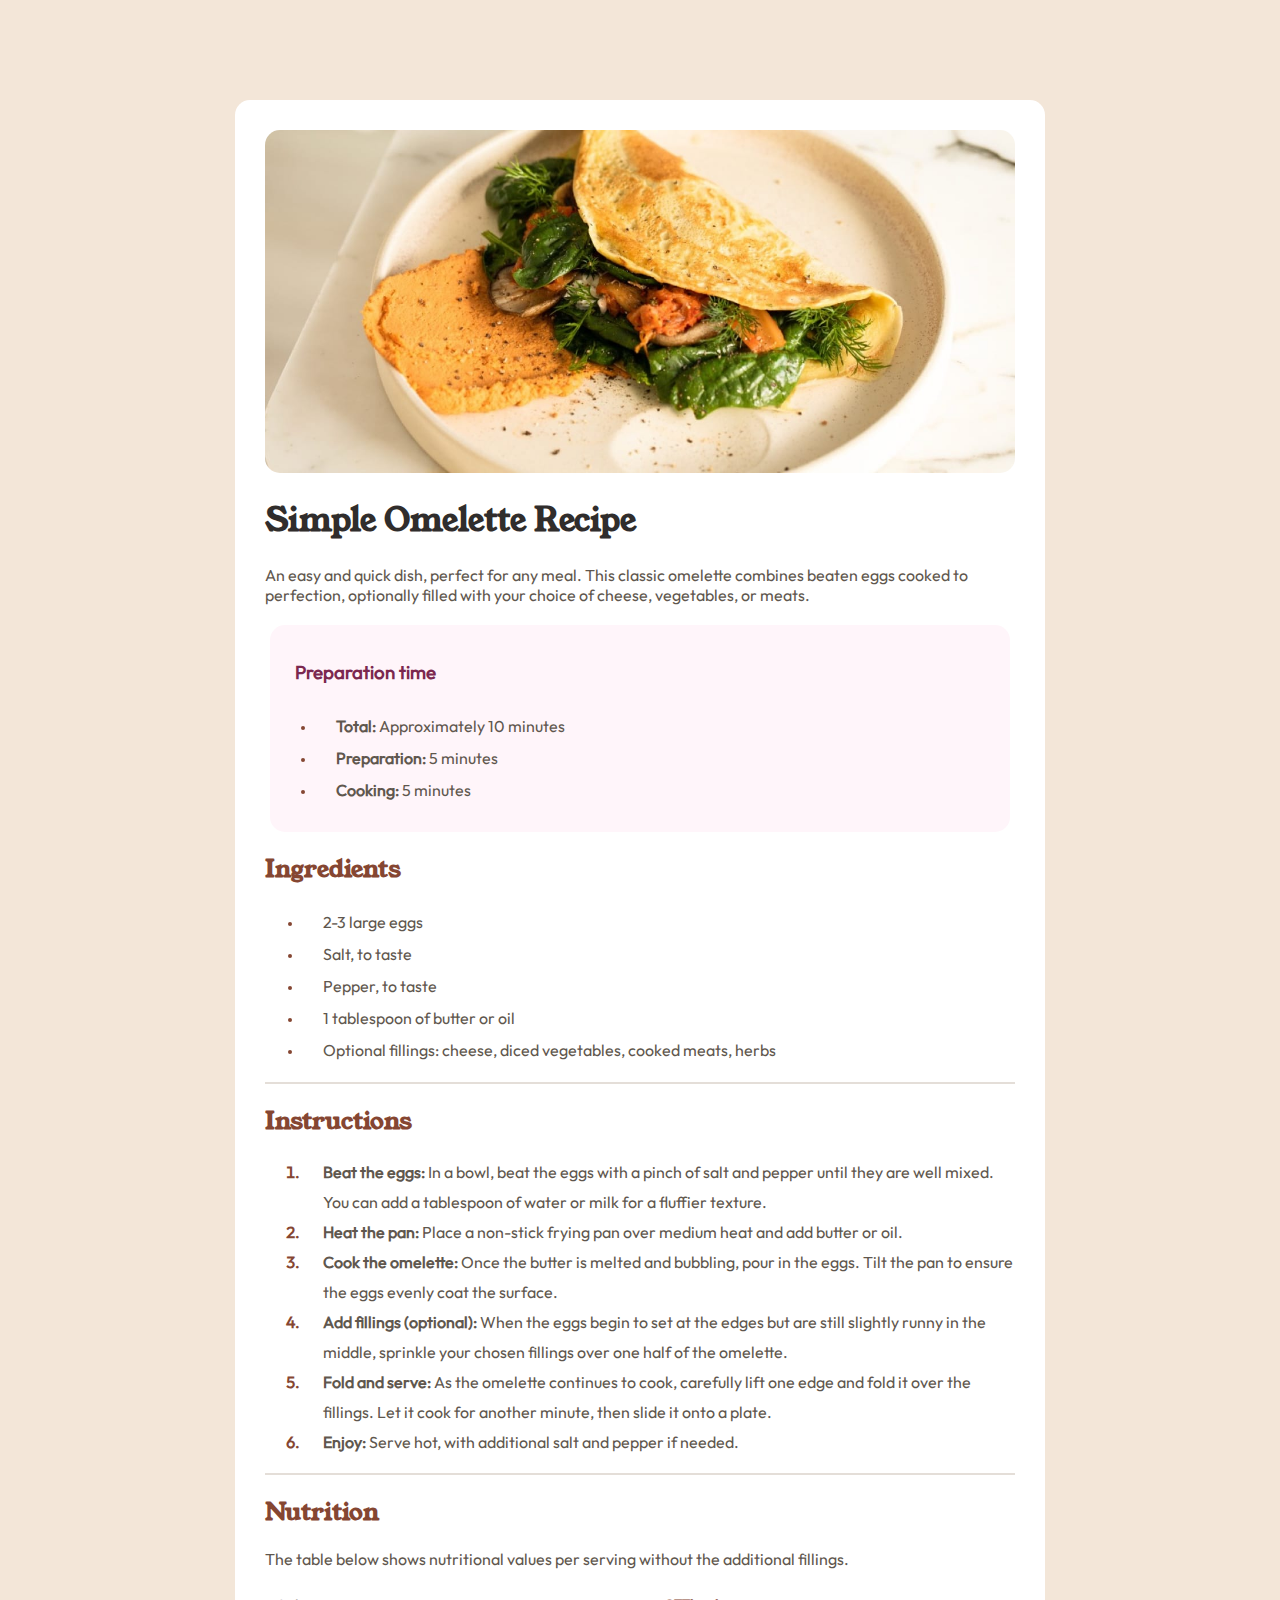
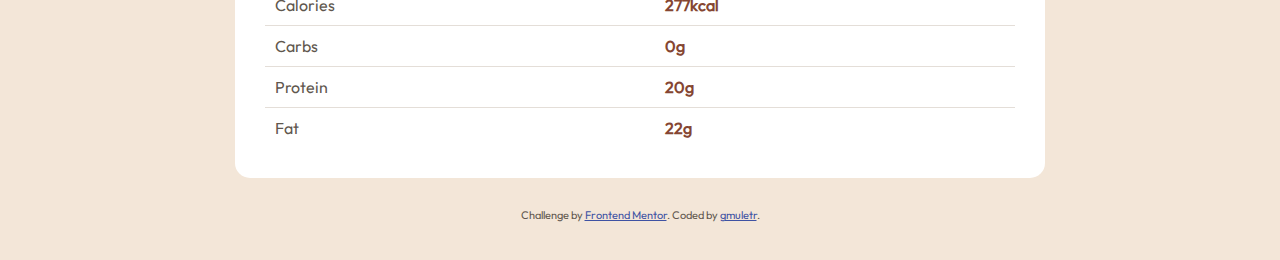
<file: index.html>
<!DOCTYPE html>
<html lang="en">
<head>
  <meta charset="UTF-8">
  <meta name="viewport" content="width=device-width, initial-scale=1.0"> <!-- displays site properly based on user's device -->

  <link rel="icon" type="image/png" sizes="32x32" href="./assets/images/favicon-32x32.png">
  
  <title>Frontend Mentor | Recipe page</title>

  <!-- Feel free to remove these styles or customise in your own stylesheet 👍 -->
  <link rel="stylesheet" href="styles.css">

</head>
<body>
  <div id="page">
    <img src="assets/images/image-omelette.jpeg" alt="Picture of an omelette with vegetables and extras">
    <h1>Simple Omelette Recipe</h1>

    <p>An easy and quick dish, perfect for any meal. This classic omelette combines beaten eggs cooked 
    to perfection, optionally filled with your choice of cheese, vegetables, or meats.</p>

    <div id="time">
      <h3>Preparation time</h3>
      <ul>
        <li><b>Total:</b> Approximately 10 minutes</li>
        <li><b>Preparation:</b> 5 minutes</li>
        <li><b>Cooking:</b> 5 minutes</li>
      </ul>
    </div>

    <h2>Ingredients</h2>

    <ul>
    <li>2-3 large eggs</li>
    <li>Salt, to taste</li>
    <li>Pepper, to taste</li>
    <li>1 tablespoon of butter or oil</li>
    <li>Optional fillings: cheese, diced vegetables, cooked meats, herbs</li>
    </ul>
    
    <hr>
    <h2>Instructions</h2>

    <ol>
      <li><b>Beat the eggs:</b> In a bowl, beat the eggs with a pinch of salt and pepper until they are well mixed. 
      You can add a tablespoon of water or milk for a fluffier texture.</li>
      <li><b>Heat the pan:</b> Place a non-stick frying pan over medium heat and add butter or oil.</li>
      <li><b>Cook the omelette:</b> Once the butter is melted and bubbling, pour in the eggs. Tilt the pan to ensure 
      the eggs evenly coat the surface.</li>
      <li><b>Add fillings (optional):</b> When the eggs begin to set at the edges but are still slightly runny in the 
      middle, sprinkle your chosen fillings over one half of the omelette.</li>
      <li><b>Fold and serve:</b> As the omelette continues to cook, carefully lift one edge and fold it over the 
      fillings. Let it cook for another minute, then slide it onto a plate.</li>
      <li><b>Enjoy:</b> Serve hot, with additional salt and pepper if needed.</li>
    </ol>
    <hr>
    <h2>Nutrition</h2>

    <p>The table below shows nutritional values per serving without the additional fillings.</p>
    <table>
      <tr>
        <td>Calories</td>
        <td><b class="quantities">277kcal</b></td>
      </tr>
      <tr>
        <td>Carbs</td>
        <td><b class="quantities">0g</b></td>
      </tr>
      <tr>
        <td>Protein</td>
        <td><b class="quantities">20g</b></td>
      </tr>
      <tr>
        <td>Fat</td>
        <td><b class="quantities">22g</b></td>
      </tr>
    </table>
  </div>
  <div class="attribution">
    Challenge by <a href="https://www.frontendmentor.io?ref=challenge" target="_blank">Frontend Mentor</a>. 
    Coded by <a href="https://github.com/gmuletr" target="_blank">gmuletr</a>.
  </div>
</body>
</html>
</file>
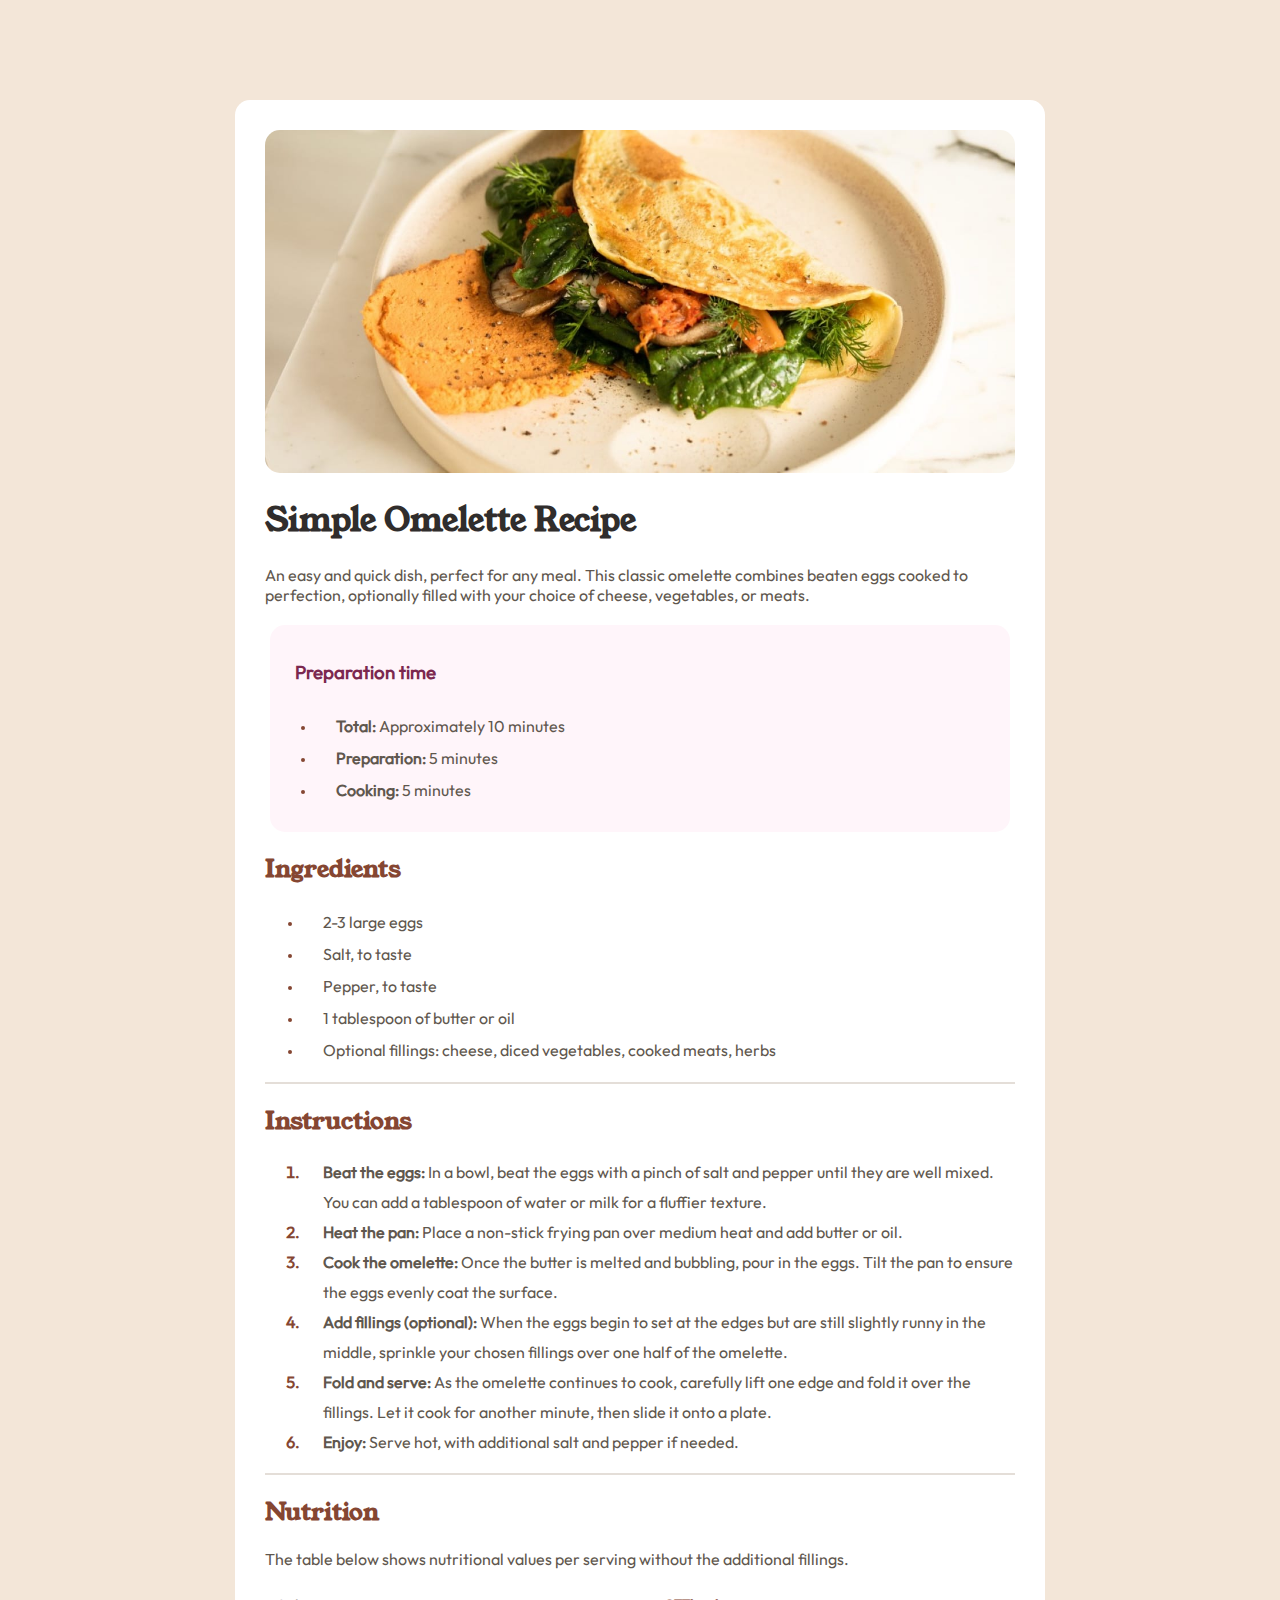
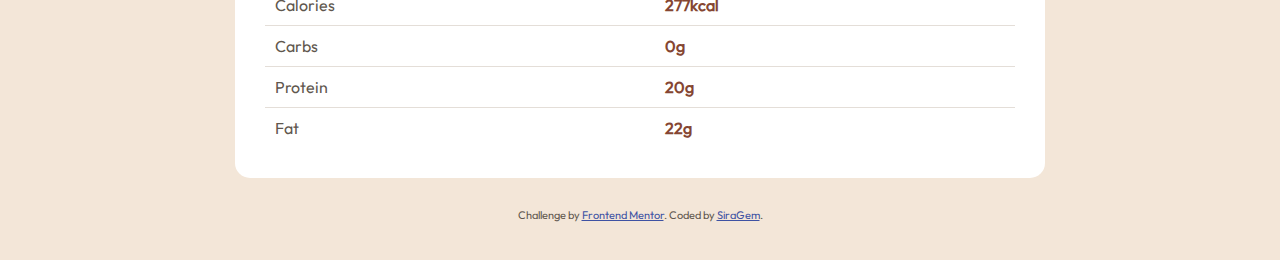
<file: recipe-page-main/index.html>
<!DOCTYPE html>
<html lang="en">
<head>
  <meta charset="UTF-8">
  <meta name="viewport" content="width=device-width, initial-scale=1.0"> <!-- displays site properly based on user's device -->

  <link rel="icon" type="image/png" sizes="32x32" href="./assets/images/favicon-32x32.png">
  
  <title>Frontend Mentor | Recipe page</title>

  <!-- Feel free to remove these styles or customise in your own stylesheet 👍 -->
  <link rel="stylesheet" href="styles.css">

</head>
<body>
  <div id="page">
    <img src="assets/images/image-omelette.jpeg">
    <h1>Simple Omelette Recipe</h1>

    <p>An easy and quick dish, perfect for any meal. This classic omelette combines beaten eggs cooked 
    to perfection, optionally filled with your choice of cheese, vegetables, or meats.</p>

    <div id="time">
      <h3>Preparation time</h3>
      <ul>
        <li><b>Total:</b> Approximately 10 minutes</li>
        <li><b>Preparation:</b> 5 minutes</li>
        <li><b>Cooking:</b> 5 minutes</li>
      </ul>
    </div>

    <h2>Ingredients</h2>

    <ul>
    <li>2-3 large eggs</li>
    <li>Salt, to taste</li>
    <li>Pepper, to taste</li>
    <li>1 tablespoon of butter or oil</li>
    <li>Optional fillings: cheese, diced vegetables, cooked meats, herbs</li>
    </ul>
    
    <hr>
    <h2>Instructions</h2>

    <ol>
      <li><b>Beat the eggs:</b> In a bowl, beat the eggs with a pinch of salt and pepper until they are well mixed. 
      You can add a tablespoon of water or milk for a fluffier texture.</li>
      <li><b>Heat the pan:</b> Place a non-stick frying pan over medium heat and add butter or oil.</li>
      <li><b>Cook the omelette:</b> Once the butter is melted and bubbling, pour in the eggs. Tilt the pan to ensure 
      the eggs evenly coat the surface.</li>
      <li><b>Add fillings (optional):</b> When the eggs begin to set at the edges but are still slightly runny in the 
      middle, sprinkle your chosen fillings over one half of the omelette.</li>
      <li><b>Fold and serve:</b> As the omelette continues to cook, carefully lift one edge and fold it over the 
      fillings. Let it cook for another minute, then slide it onto a plate.</li>
      <li><b>Enjoy:</b> Serve hot, with additional salt and pepper if needed.</li>
    </ol>
    <hr>
    <h2>Nutrition</h2>

    <p>The table below shows nutritional values per serving without the additional fillings.</p>
    <table>
      <tr>
        <td>Calories</td>
        <td><b class="quantities">277kcal</b></td>
      </tr>
      <tr>
        <td>Carbs</td>
        <td><b class="quantities">0g</b></td>
      </tr>
      <tr>
        <td>Protein</td>
        <td><b class="quantities">20g</b></td>
      </tr>
      <tr>
        <td>Fat</td>
        <td><b class="quantities">22g</b></td>
      </tr>
    </table>
  </div>
  <div class="attribution">
    Challenge by <a href="https://www.frontendmentor.io?ref=challenge" target="_blank">Frontend Mentor</a>. 
    Coded by <a href="https://github.com/SiraGem" target="_blank">SiraGem</a>.
  </div>
</body>
</html>
</file>
<file: styles.css>
@font-face {
    font-family: Outfit;
    font-weight: 400;
    src: url(assets/fonts/outfit/Outfit-VariableFont_wght.ttf);
  }
  @font-face {
    font-family: Young-serif;
    font-weight: 400;
    src: url(assets/fonts/young-serif/YoungSerif-Regular.ttf);
  }
  .attribution {
     font-size: 11px;
      text-align: center; 
      padding: 30px;
    }
  .attribution a { color: hsl(228, 45%, 44%); }
  body {
    background-color: hsl(30, 54%, 90%);
    font-family: Outfit;
    font-weight: 400;
    color: hsl(30, 10%, 34%);
  }
  div, img{
    border-radius: 15px;
  }
  #page {
    background-color: hsl(0, 0%, 100%);
    margin: auto;
    margin-top: 100px;
    padding: 30px;
    max-width: 750px;
  }
  #time {
    background-color: hsl(330, 100%, 98%);
    margin-top: 20px;
    margin-bottom: 20px;
    margin-left: 5px;
    margin-right: 5px;
    padding: 10px;
  }
  #time, ul {
    line-height: 2.0;
  }
  h1 {
    font-family: Young-serif;
    color: hsl(24, 5%, 18%);;
  }
  h2 {
    font-family: Young-serif;
    color: hsl(14, 45%, 36%);
  }
  h3 {
    color: hsl(332, 51%, 32%);
    padding-left: 15px;
  }
  hr {
    border: 1px solid hsl(30, 18%, 87%);
  }
  table {
    width: 100%;
    border-collapse: collapse;
  }
  tr {
    border-bottom: 1px solid hsl(30, 18%, 87%);
  }
  tr:last-of-type {
    border-bottom: 0;
  }
  td {
    padding: 10px;
  }
  b.quantities {
    color: hsl(14, 45%, 36%);
  }
  ul, ol{
    padding-left: 5%;
  }
  li::marker {
    color:hsl(14, 45%, 36%);
    font-weight: bold;
  }
  ul li::marker {
    font-size: smaller;
  }
  li {
    padding-left: 20px;
  }
  ol {
    line-height: 30px;
  }
  img {
    width: 100%;
  }
</file>
<file: recipe-page-main/styles.css>
@font-face {
    font-family: Outfit;
    font-weight: 400;
    src: url(assets/fonts/outfit/Outfit-VariableFont_wght.ttf);
  }
  @font-face {
    font-family: Young-serif;
    font-weight: 400;
    src: url(assets/fonts/young-serif/YoungSerif-Regular.ttf);
  }
  .attribution {
     font-size: 11px;
      text-align: center; 
      padding: 30px;
    }
  .attribution a { color: hsl(228, 45%, 44%); }
  body {
    background-color: hsl(30, 54%, 90%);
    font-family: Outfit;
    font-weight: 400;
    color: hsl(30, 10%, 34%);
  }
  div, img{
    border-radius: 15px;
  }
  #page {
    background-color: hsl(0, 0%, 100%);
    margin: auto;
    margin-top: 100px;
    padding: 30px;
    max-width: 750px;
  }
  #time {
    background-color: hsl(330, 100%, 98%);
    margin-top: 20px;
    margin-bottom: 20px;
    margin-left: 5px;
    margin-right: 5px;
    padding: 10px;
  }
  #time, ul {
    line-height: 2.0;
  }
  h1 {
    font-family: Young-serif;
    color: hsl(24, 5%, 18%);;
  }
  h2 {
    font-family: Young-serif;
    color: hsl(14, 45%, 36%);
  }
  h3 {
    color: hsl(332, 51%, 32%);
    padding-left: 15px;
  }
  hr {
    border: 1px solid hsl(30, 18%, 87%);
  }
  table {
    width: 100%;
    border-collapse: collapse;
  }
  tr {
    border-bottom: 1px solid hsl(30, 18%, 87%);
  }
  tr:last-of-type {
    border-bottom: 0;
  }
  td {
    padding: 10px;
  }
  b.quantities {
    color: hsl(14, 45%, 36%);
  }
  ul, ol{
    padding-left: 5%;
  }
  li::marker {
    color:hsl(14, 45%, 36%);
    font-weight: bold;
  }
  ul li::marker {
    font-size: smaller;
  }
  li {
    padding-left: 20px;
  }
  ol {
    line-height: 30px;
  }
  img {
    width: 100%;
  }
</file>
